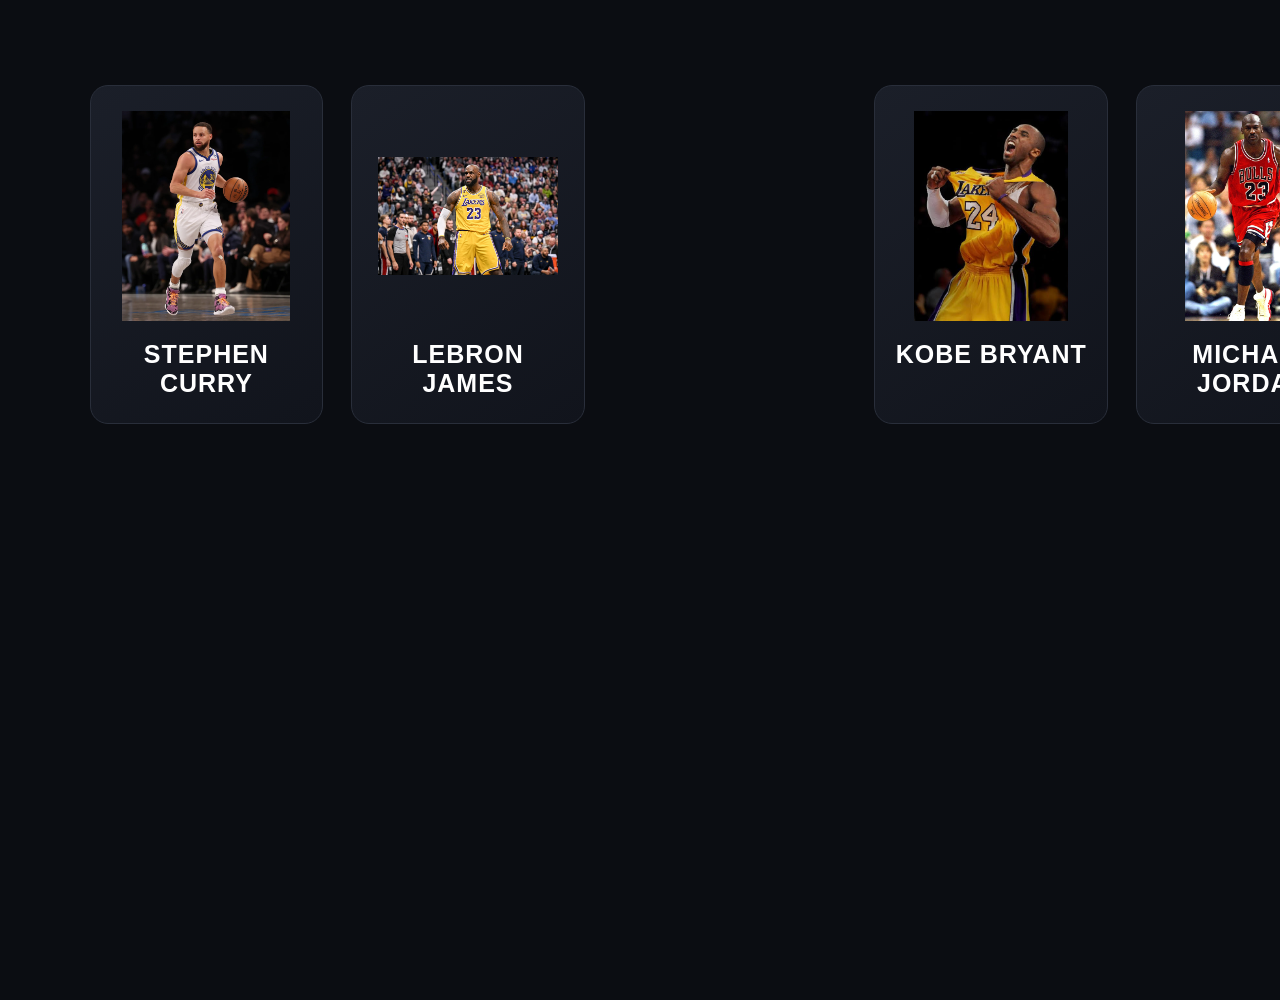
<file: index.html>
<!DOCTYPE html>
<html>

<head>
    <title>StatCourt</title>
    <link href="style.css" rel="stylesheet" type="text/css" />
</head>

<body>

    <div id="container">

        <!-- PLAYER LINKS -->

        <div id="players">

            <div class="player">
                <a href="stephen-curry.html">
                    <img src="images/S.png" width="180" alt="Stephen Curry">
                </a>
                <a href="stephen-curry.html">Stephen Curry</a>
            </div>

            <div class="player">
                <a href="lebron-james.html">
                    <img src="images/L.png" width="180" alt="LeBron James">
                </a>
                <a href="lebron-james.html">LeBron James</a>
            </div>
            <br>
            <div class="player">
                <a href="kobe-bryant.html">
                    <img src="images/K.png" width="180" alt="Kobe Bryant">
                </a>
                <a href="kobe-bryant.html">Kobe Bryant</a>
            </div>

            <div class="player">
                <a href="michael-jordan.html">
                    <img src="images/M.png" width="180" alt="Michael Jordan">
                </a>
                <a href="michael-jordan.html">Michael Jordan</a>
            </div>

        </div>

    </div>

</body>
</html>
</file>
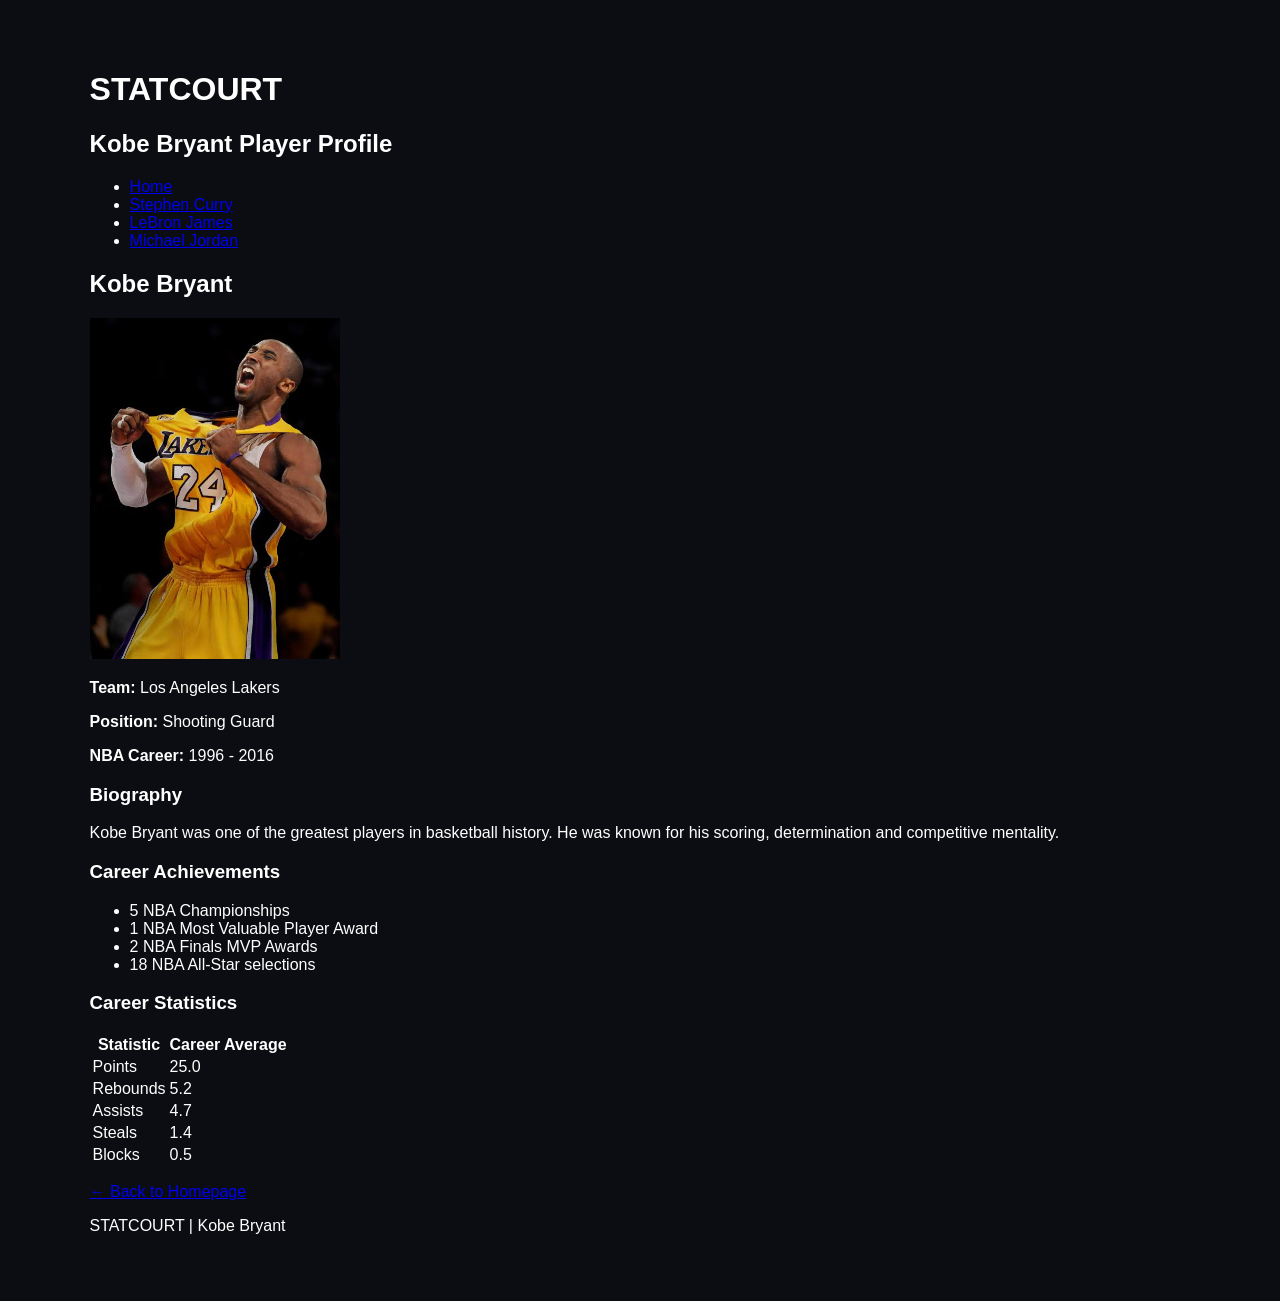
<file: kobe-bryant.html>
<!DOCTYPE html>
<html>
<head>
    <title>Kobe Bryant - StatCourt</title>
    <link href="style.css" rel="stylesheet" type="text/css" />
</head>

<body>

<div id="container">

    <div id="header">
        <h1>STATCOURT</h1>
        <h2>Kobe Bryant Player Profile</h2>
    </div>

    <div id="menu">
        <ul>
            <li><a href="index.html">Home</a></li>
            <li><a href="stephen-curry.html">Stephen Curry</a></li>
            <li><a href="lebron-james.html">LeBron James</a></li>
            <li><a href="michael-jordan.html">Michael Jordan</a></li>
        </ul>
    </div>

    <div id="main">

        <h2>Kobe Bryant</h2>

        <img src="images/K.png" width="250" alt="Kobe Bryant">

        <p><strong>Team:</strong> Los Angeles Lakers</p>
        <p><strong>Position:</strong> Shooting Guard</p>
        <p><strong>NBA Career:</strong> 1996 - 2016</p>

        <h3>Biography</h3>

        <p>
            Kobe Bryant was one of the greatest players in
            basketball history. He was known for his scoring,
            determination and competitive mentality.
        </p>

        <h3>Career Achievements</h3>

        <ul>
            <li>5 NBA Championships</li>
            <li>1 NBA Most Valuable Player Award</li>
            <li>2 NBA Finals MVP Awards</li>
            <li>18 NBA All-Star selections</li>
        </ul>

        <h3>Career Statistics</h3>

        <table>
            <tr><th>Statistic</th><th>Career Average</th></tr>
            <tr><td>Points</td><td>25.0</td></tr>
            <tr><td>Rebounds</td><td>5.2</td></tr>
            <tr><td>Assists</td><td>4.7</td></tr>
            <tr><td>Steals</td><td>1.4</td></tr>
            <tr><td>Blocks</td><td>0.5</td></tr>
        </table>

        <p><a href="index.html">← Back to Homepage</a></p>

    </div>

    <div id="footer">
        <p>STATCOURT | Kobe Bryant</p>
    </div>

</div>

</body>
</html>
</file>
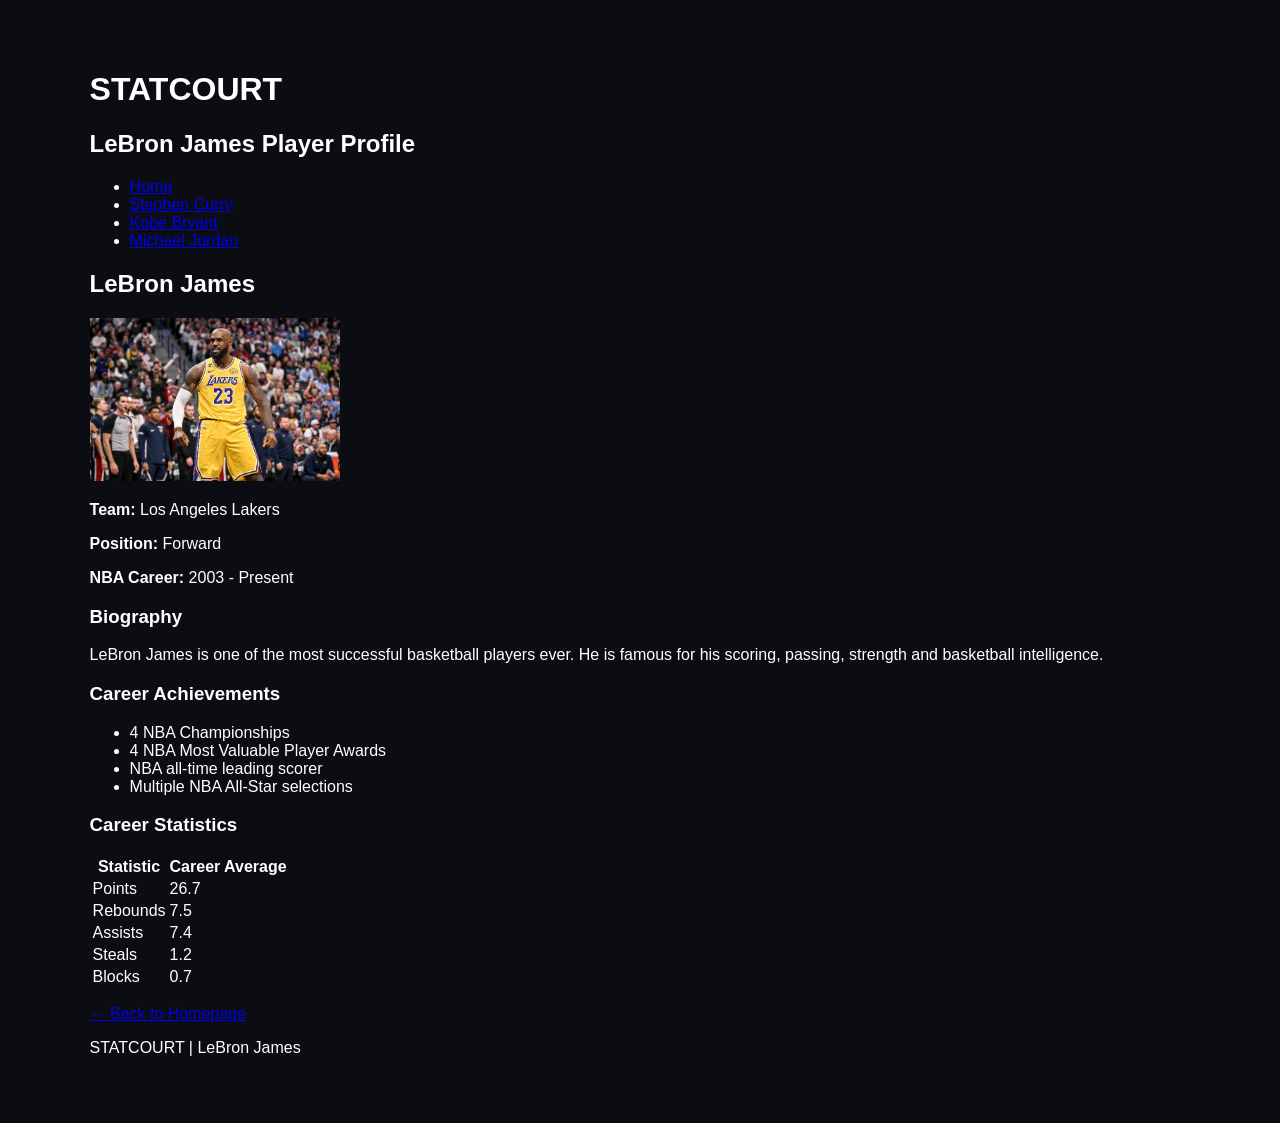
<file: lebron-james.html>
<!DOCTYPE html>
<html>
<head>
    <title>LeBron James - StatCourt</title>
    <link href="style.css" rel="stylesheet" type="text/css" />
</head>

<body>

<div id="container">

    <div id="header">
        <h1>STATCOURT</h1>
        <h2>LeBron James Player Profile</h2>
    </div>

    <div id="menu">
        <ul>
            <li><a href="index.html">Home</a></li>
            <li><a href="stephen-curry.html">Stephen Curry</a></li>
            <li><a href="kobe-bryant.html">Kobe Bryant</a></li>
            <li><a href="michael-jordan.html">Michael Jordan</a></li>
        </ul>
    </div>

    <div id="main">

        <h2>LeBron James</h2>

        <img src="images/L.png" width="250" alt="LeBron James">

        <p><strong>Team:</strong> Los Angeles Lakers</p>
        <p><strong>Position:</strong> Forward</p>
        <p><strong>NBA Career:</strong> 2003 - Present</p>

        <h3>Biography</h3>

        <p>
            LeBron James is one of the most successful basketball
            players ever. He is famous for his scoring, passing,
            strength and basketball intelligence.
        </p>

        <h3>Career Achievements</h3>

        <ul>
            <li>4 NBA Championships</li>
            <li>4 NBA Most Valuable Player Awards</li>
            <li>NBA all-time leading scorer</li>
            <li>Multiple NBA All-Star selections</li>
        </ul>

        <h3>Career Statistics</h3>

        <table>
            <tr><th>Statistic</th><th>Career Average</th></tr>
            <tr><td>Points</td><td>26.7</td></tr>
            <tr><td>Rebounds</td><td>7.5</td></tr>
            <tr><td>Assists</td><td>7.4</td></tr>
            <tr><td>Steals</td><td>1.2</td></tr>
            <tr><td>Blocks</td><td>0.7</td></tr>
        </table>

        <p><a href="index.html">← Back to Homepage</a></p>

    </div>

    <div id="footer">
        <p>STATCOURT | LeBron James</p>
    </div>

</div>

</body>
</html>
</file>
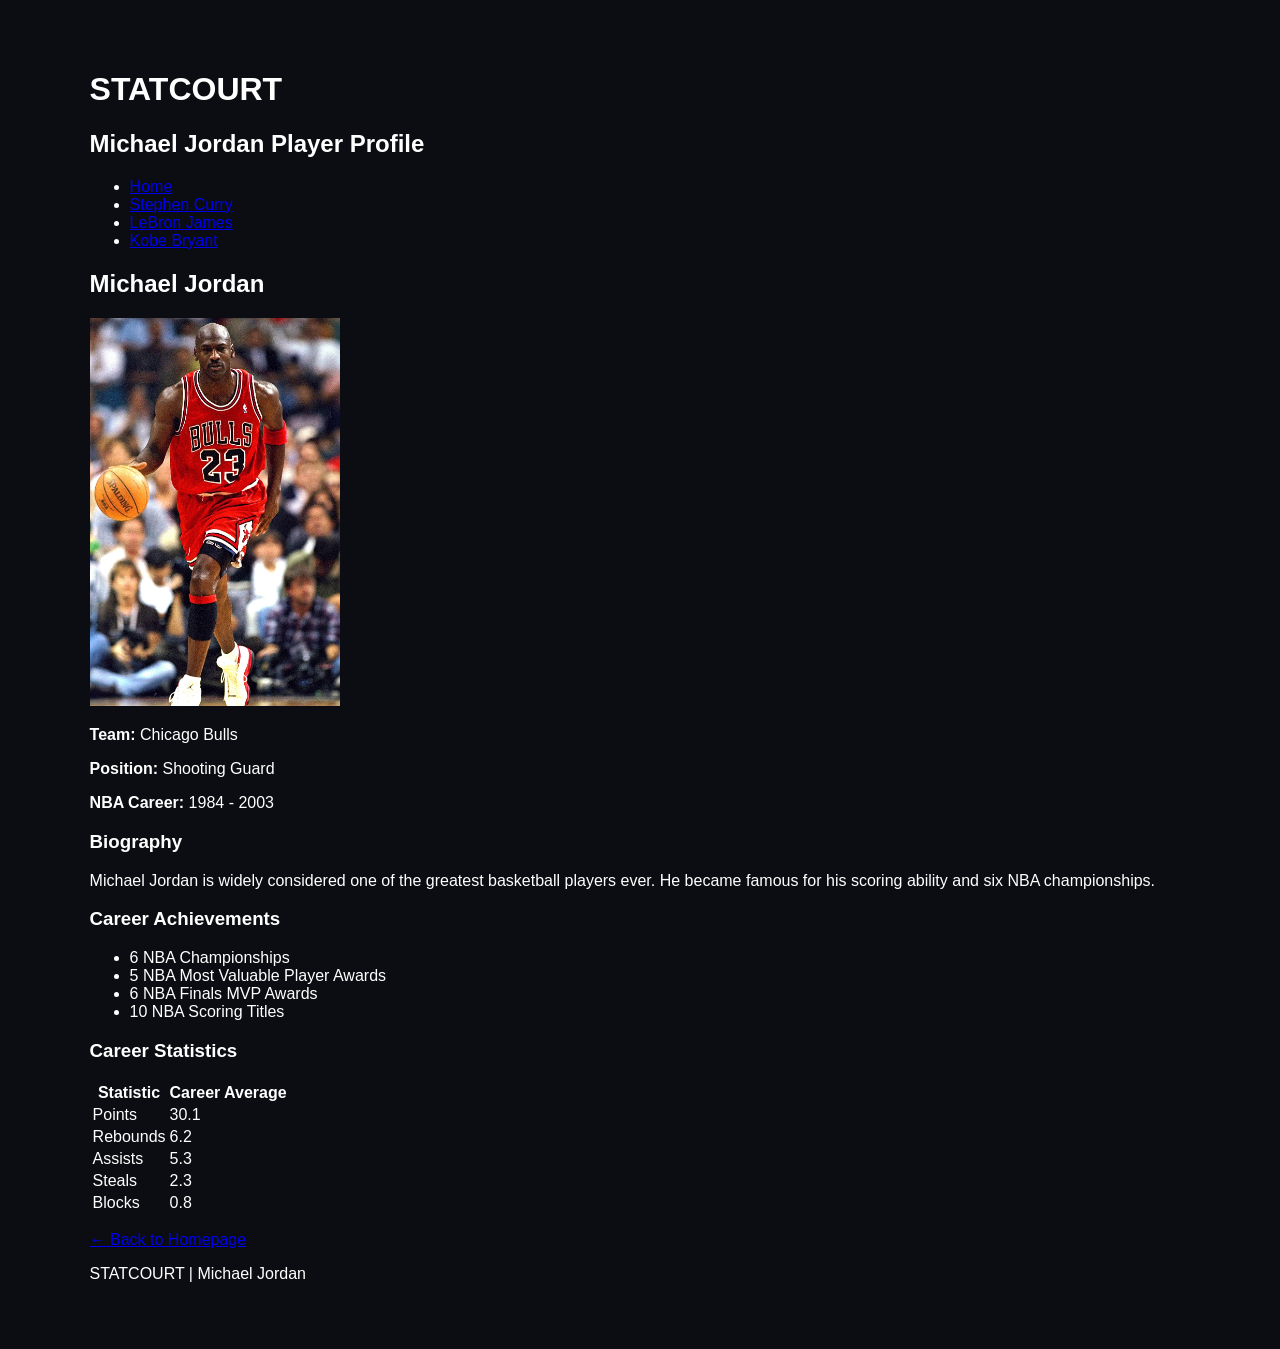
<file: michael-jordan.html>
<!DOCTYPE html>
<html>
<head>
    <title>Michael Jordan - StatCourt</title>
    <link href="style.css" rel="stylesheet" type="text/css" />
</head>

<body>

<div id="container">

    <div id="header">
        <h1>STATCOURT</h1>
        <h2>Michael Jordan Player Profile</h2>
    </div>

    <div id="menu">
        <ul>
            <li><a href="index.html">Home</a></li>
            <li><a href="stephen-curry.html">Stephen Curry</a></li>
            <li><a href="lebron-james.html">LeBron James</a></li>
            <li><a href="kobe-bryant.html">Kobe Bryant</a></li>
        </ul>
    </div>

    <div id="main">

        <h2>Michael Jordan</h2>

        <img src="images/M.png" width="250" alt="Michael Jordan">

        <p><strong>Team:</strong> Chicago Bulls</p>
        <p><strong>Position:</strong> Shooting Guard</p>
        <p><strong>NBA Career:</strong> 1984 - 2003</p>

        <h3>Biography</h3>

        <p>
            Michael Jordan is widely considered one of the
            greatest basketball players ever. He became famous
            for his scoring ability and six NBA championships.
        </p>

        <h3>Career Achievements</h3>

        <ul>
            <li>6 NBA Championships</li>
            <li>5 NBA Most Valuable Player Awards</li>
            <li>6 NBA Finals MVP Awards</li>
            <li>10 NBA Scoring Titles</li>
        </ul>

        <h3>Career Statistics</h3>

        <table>
            <tr><th>Statistic</th><th>Career Average</th></tr>
            <tr><td>Points</td><td>30.1</td></tr>
            <tr><td>Rebounds</td><td>6.2</td></tr>
            <tr><td>Assists</td><td>5.3</td></tr>
            <tr><td>Steals</td><td>2.3</td></tr>
            <tr><td>Blocks</td><td>0.8</td></tr>
        </table>

        <p><a href="index.html">← Back to Homepage</a></p>

    </div>

    <div id="footer">
        <p>STATCOURT | Michael Jordan</p>
    </div>

</div>

</body>
</html>
</file>
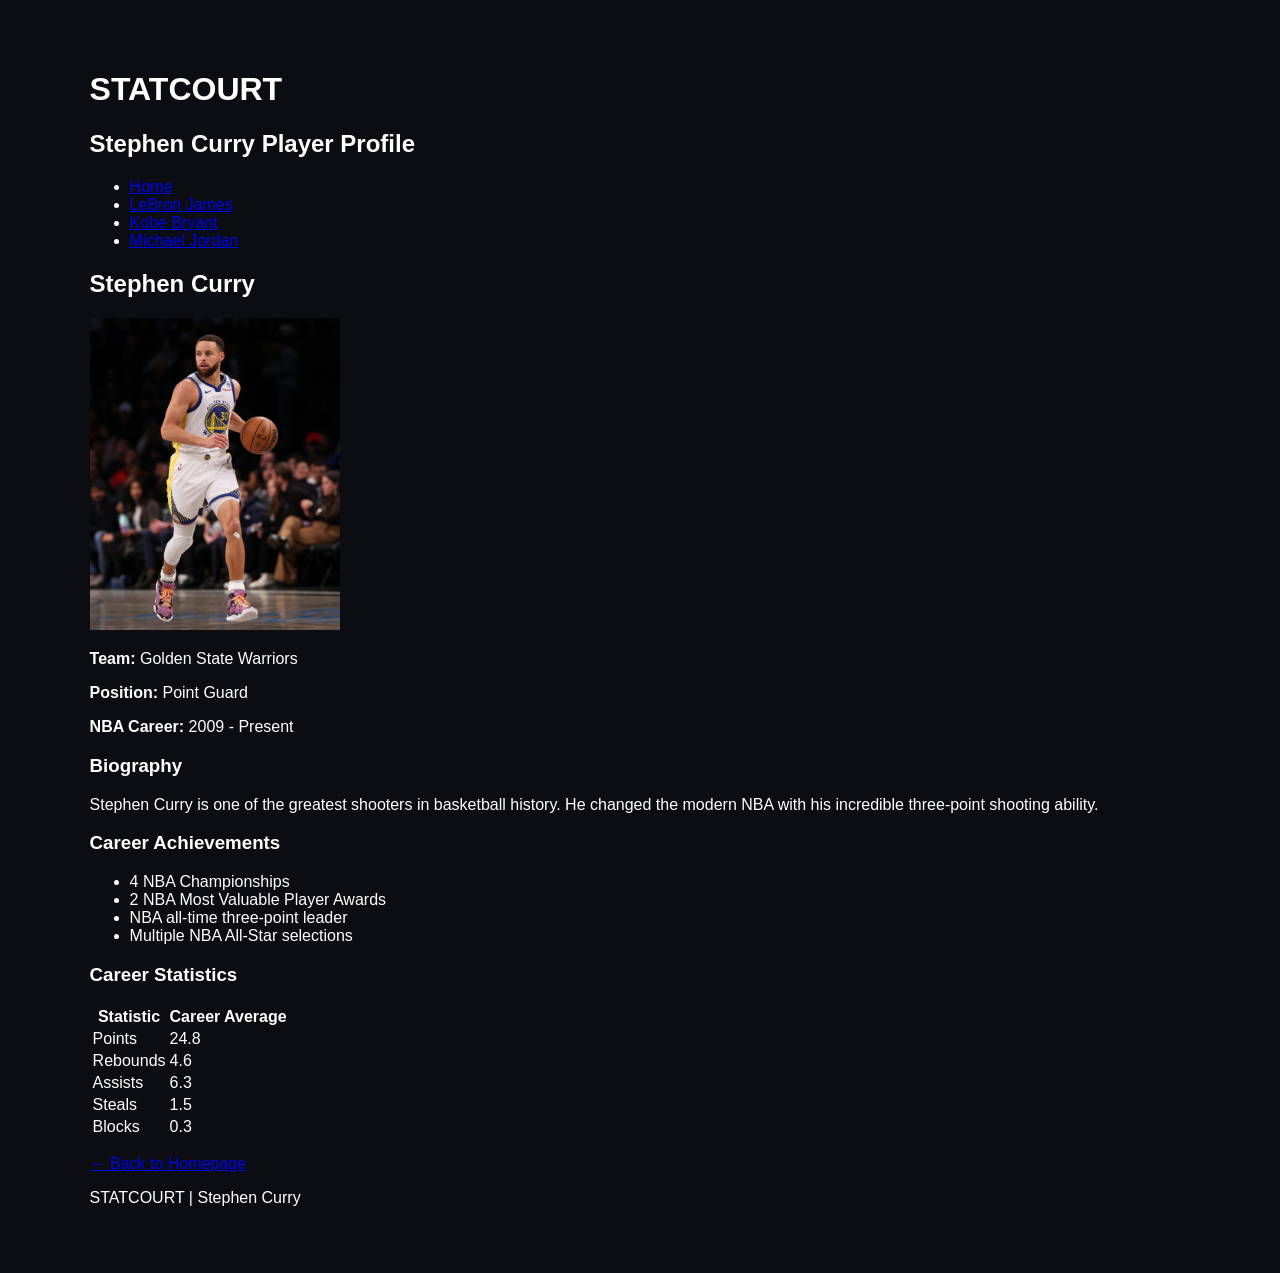
<file: stephen-curry.html>
<!DOCTYPE html>
<html>
<head>
    <title>Stephen Curry - StatCourt</title>
    <link href="style.css" rel="stylesheet" type="text/css" />
</head>

<body>

<div id="container">

    <div id="header">
        <h1>STATCOURT</h1>
        <h2>Stephen Curry Player Profile</h2>
    </div>

    <div id="menu">
        <ul>
            <li><a href="index.html">Home</a></li>
            <li><a href="lebron-james.html">LeBron James</a></li>
            <li><a href="kobe-bryant.html">Kobe Bryant</a></li>
            <li><a href="michael-jordan.html">Michael Jordan</a></li>
        </ul>
    </div>

    <div id="main">

        <h2>Stephen Curry</h2>

        <img src="images/S.png" width="250" alt="Stephen Curry">

        <p><strong>Team:</strong> Golden State Warriors</p>
        <p><strong>Position:</strong> Point Guard</p>
        <p><strong>NBA Career:</strong> 2009 - Present</p>

        <h3>Biography</h3>

        <p>
            Stephen Curry is one of the greatest shooters in
            basketball history. He changed the modern NBA with
            his incredible three-point shooting ability.
        </p>

        <h3>Career Achievements</h3>

        <ul>
            <li>4 NBA Championships</li>
            <li>2 NBA Most Valuable Player Awards</li>
            <li>NBA all-time three-point leader</li>
            <li>Multiple NBA All-Star selections</li>
        </ul>

        <h3>Career Statistics</h3>

        <table>
            <tr>
                <th>Statistic</th>
                <th>Career Average</th>
            </tr>
            <tr><td>Points</td><td>24.8</td></tr>
            <tr><td>Rebounds</td><td>4.6</td></tr>
            <tr><td>Assists</td><td>6.3</td></tr>
            <tr><td>Steals</td><td>1.5</td></tr>
            <tr><td>Blocks</td><td>0.3</td></tr>
        </table>

        <p><a href="index.html">← Back to Homepage</a></p>

    </div>

    <div id="footer">
        <p>STATCOURT | Stephen Curry</p>
    </div>

</div>

</body>
</html>
</file>
<file: style.css>
body {
    background: #0b0d12;
    color: white;
    margin: 0;
    padding: 0;
    font-family: 'Inter', sans-serif;
}

/* MAIN CONTAINER */
#container {
    width: 100%;
    min-height: 100vh;
    padding: 50px 7%;
}

/* PLAYER SECTION */
#players {
    display: grid;
    grid-template-columns: repeat(auto-fit, minmax(220px, 1fr));
    gap: 28px;
    margin-top: 35px;
}

/* PLAYER CARDS */
.player {
    background: linear-gradient(145deg, #1b1f29, #11141c);
    border: 1px solid #292e3a;
    border-radius: 18px;
    padding: 25px 15px;
    text-align: center;
    overflow: hidden;
    transition: 0.3s ease;
    position: relative;
}

.player:hover {
    transform: translateY(-10px);
    border-color: #ff7628;
    box-shadow: 0 12px 35px rgba(255, 118, 40, 0.15);
}

/* PLAYER IMAGES */
.player img {
    width: 180px;
    height: 210px;
    object-fit: contain;
    transition: transform 0.35s ease;
}

.player:hover img {
    transform: scale(1.1);
}

/* PLAYER NAMES */
.player a {
    color: white;
    text-decoration: none;
}

.player a:last-child {
    display: block;
    font-family: 'Barlow Condensed', sans-serif;
    font-size: 25px;
    font-weight: 700;
    text-transform: uppercase;
    letter-spacing: 1px;
    margin-top: 15px;
    transition: color 0.3s;
}

.player:hover a:last-child {
    color: #ff7628;
}

/* RESPONSIVE */
@media (max-width: 600px) {
    #container {
        padding: 30px 5%;
    }

    #players {
        grid-template-columns: repeat(2, 1fr);
        gap: 14px;
    }

    .player {
        padding: 15px 8px;
    }

    .player img {
        width: 100%;
        height: 150px;
    }

    .player a:last-child {
        font-size: 19px;
    }
}
</file>
